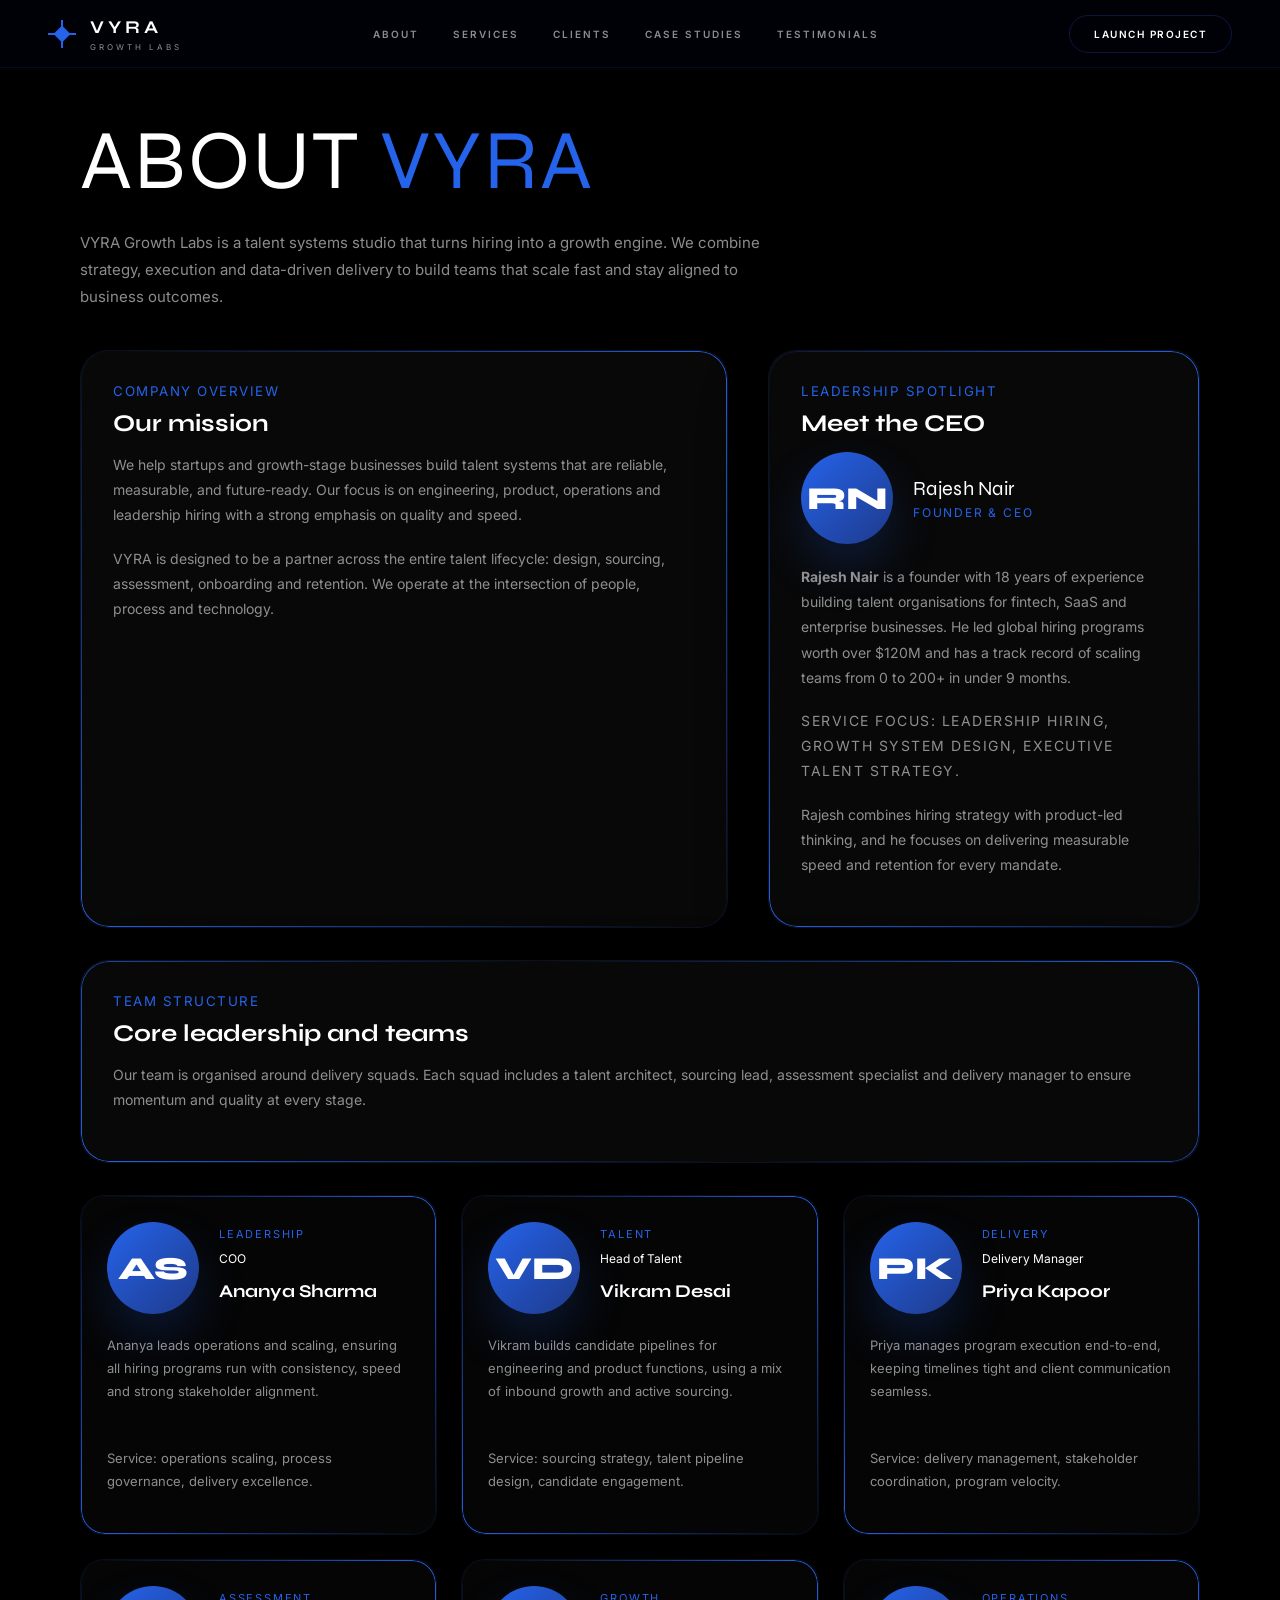
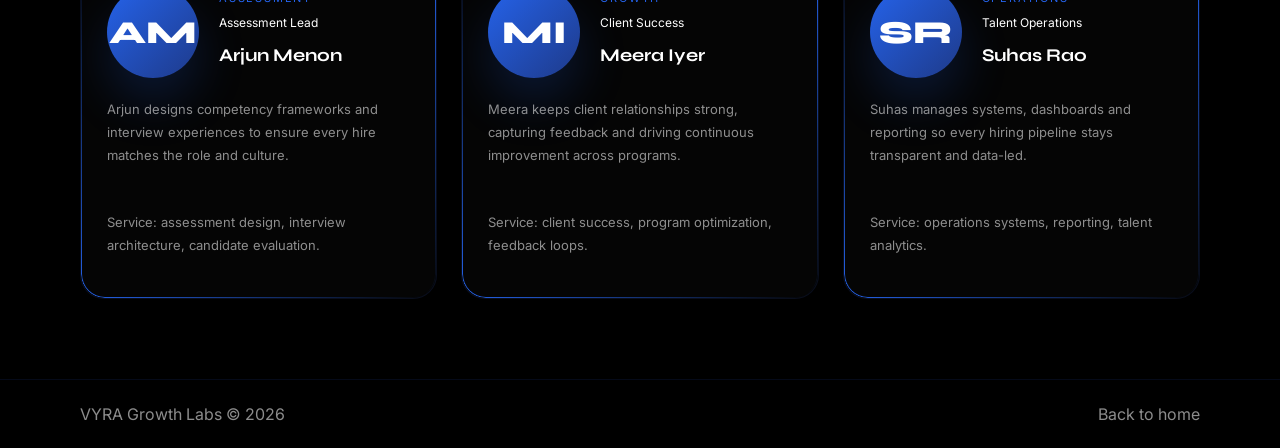
<file: about.html>
<!DOCTYPE html>
<html lang="en">
<head>
<meta charset="UTF-8">
<meta name="viewport" content="width=device-width, initial-scale=1.0">
<title>About — VYRA Growth Labs</title>
<link href="https://fonts.googleapis.com/css2?family=Inter:wght@300;400;500;600;700;800&family=Syne:wght@400;500;600;700;800&family=Bebas+Neue&display=swap" rel="stylesheet">
<link rel="stylesheet" href="mobile.css" media="screen and (max-width: 768px)">
<style>
:root {
  --primary: #1E3A8A;
  --primary2: #2563EB;
  --bg: #000000;
  --bg2: #050510;
  --border: rgba(30,58,138,.18);
  --text: #ffffff;
  --muted: rgba(255,255,255,.55);
}
*,*::before,*::after{box-sizing:border-box;margin:0;padding:0;}
html{scroll-behavior:smooth;}
body{background:var(--bg);color:var(--text);font-family:'Inter',sans-serif;overflow-x:hidden;}
::selection{background:var(--primary);color:#fff;}
nav{position:fixed;top:0;left:0;right:0;height:68px;display:flex;align-items:center;justify-content:space-between;padding:0 48px;border-bottom:1px solid var(--border);background:rgba(0,0,8,.9);backdrop-filter:blur(18px);z-index:100;}
.nav-logo{display:flex;align-items:center;gap:14px;text-decoration:none;}
.logo-mark{width:28px;height:28px;position:relative;display:flex;align-items:center;justify-content:center;}
.logo-mark::before,.logo-mark::after{content:'';position:absolute;background:var(--primary2);}
.logo-mark::before{width:100%;height:2px;}
.logo-mark::after{width:2px;height:100%;}
.logo-mark-star{position:absolute;width:12px;height:12px;background:var(--primary2);transform:rotate(45deg);}
.logo-name{font-family:'Syne',sans-serif;font-size:18px;letter-spacing:4px;font-weight:700;color:#fff;}
.logo-tag{font-size:8px;letter-spacing:3px;color:var(--muted);text-transform:uppercase;margin-top:4px;}
.nav-links{display:flex;gap:34px;list-style:none;}
.nav-links a{font-size:10px;letter-spacing:2px;text-transform:uppercase;color:var(--muted);text-decoration:none;font-weight:600;transition:color .25s;}
.nav-links a:hover{color:#fff;}
.nav-btn{padding:12px 24px;color:#fff;border:1px solid rgba(30,58,138,.4);text-decoration:none;font-size:10px;letter-spacing:1.5px;text-transform:uppercase;font-weight:600;border-radius:999px;transition:all .3s;}
.nav-btn:hover{border-color:var(--primary2);background:rgba(37,99,235,.12);}
main{padding:110px 80px 80px 80px;}
.section-title{font-family:'Syne',sans-serif;font-size:clamp(56px,7vw,84px);letter-spacing:2px;text-transform:uppercase;margin-bottom:18px;}
.section-title .blue{color:var(--primary2);}
.section-desc{max-width:720px;font-size:15px;line-height:1.8;color:var(--muted);margin-bottom:40px;}
.grid{display:grid;grid-template-columns:1.2fr .8fr;gap:40px;}
.card{background:rgba(255,255,255,.03);border:1px solid var(--border);border-radius:28px;padding:32px;box-shadow:0 30px 70px rgba(0,0,0,.3);position:relative;overflow:hidden;}
.card::before{content:'';position:absolute;inset:0;border-radius:28px;padding:1px;background:linear-gradient(45deg,var(--primary2),transparent,var(--primary2));mask:linear-gradient(#fff 0 0) content-box,linear-gradient(#fff 0 0);mask-composite:exclude;-webkit-mask-composite:xor;animation:none;}
.card:hover::before{animation:electricGlow 3s ease-in-out infinite alternate;}
@keyframes electricGlow{0%{opacity:0.3;}100%{opacity:1;}}
.card h2{font-family:'Syne',sans-serif;font-size:24px;margin-bottom:14px;}
.card p{font-size:14px;line-height:1.8;color:var(--muted);margin-bottom:18px;}
.card small{display:block;color:var(--primary2);letter-spacing:1.5px;text-transform:uppercase;margin-bottom:10px;}
.profile-block{display:flex;align-items:center;gap:20px;margin-bottom:20px;}
.profile-avatar{width:92px;height:92px;border-radius:50%;display:flex;align-items:center;justify-content:center;background:linear-gradient(135deg,#2563EB,#1E3A8A);font-family:'Syne',sans-serif;font-size:32px;font-weight:800;color:#fff;box-shadow:0 24px 50px rgba(37,99,235,.2);}
.profile-info{display:flex;flex-direction:column;gap:4px;}
.profile-name{font-family:'Syne',sans-serif;font-size:20px;letter-spacing:0.3px;}
.profile-role{font-size:12px;text-transform:uppercase;letter-spacing:1.8px;color:var(--primary2);}
.service-note{font-size:12px;letter-spacing:1.5px;text-transform:uppercase;color:var(--primary2);margin-bottom:12px;}
.team-grid{display:grid;grid-template-columns:repeat(3,1fr);gap:24px;margin-top:32px;}
.team-card{background:rgba(255,255,255,.02);border:1px solid var(--border);border-radius:24px;padding:26px;min-height:340px;display:flex;flex-direction:column;justify-content:flex-start;position:relative;overflow:hidden;}
.team-card::before{content:'';position:absolute;inset:0;border-radius:24px;padding:1px;background:linear-gradient(45deg,var(--primary2),transparent,var(--primary2));mask:linear-gradient(#fff 0 0) content-box,linear-gradient(#fff 0 0);mask-composite:exclude;-webkit-mask-composite:xor;animation:none;}
.team-card:hover::before{animation:electricGlow 3s ease-in-out infinite alternate;}
.team-card h3{font-family:'Syne',sans-serif;font-size:18px;margin-bottom:8px;}
.team-card p{font-size:13px;line-height:1.75;color:var(--muted);margin-bottom:16px;}
.team-meta{font-size:11px;letter-spacing:1.8px;text-transform:uppercase;color:var(--primary2);margin-bottom:6px;}
.team-role{font-size:12px;color:#fff;margin-bottom:10px;}
.team-services{font-size:13px;color:var(--muted);line-height:1.6;margin-top:auto;}
.footer{border-top:1px solid var(--border);padding:24px 80px;color:var(--muted);display:flex;justify-content:space-between;align-items:center;}
.footer a{color:var(--muted);text-decoration:none;}
.footer a:hover{color:#fff;}
@media (max-width:1120px){.grid{grid-template-columns:1fr;} .team-grid{grid-template-columns:1fr 1fr;}} 
@media (max-width:760px){nav{padding:0 24px;}main{padding:90px 24px 60px 24px;} .nav-links{display:none;} .team-grid{grid-template-columns:1fr;}}
</style>
</head>
<body>
<nav>
  <a href="index.html" class="nav-logo">
    <div class="logo-mark"><div class="logo-mark-star"></div></div>
    <div>
      <div class="logo-name">VYRA</div>
      <div class="logo-tag">Growth Labs</div>
    </div>
  </a>
  <div class="nav-links">
    <a href="about.html">About</a>
    <a href="index.html#services">Services</a>
    <a href="index.html#clients">Clients</a>
    <a href="index.html#projects">Case Studies</a>
    <a href="index.html#testimonials">Testimonials</a>
  </div>
  <a href="index.html#contact" class="nav-btn">Launch Project</a>
</nav>
<main>
  <div class="section-title">About <span class="blue">VYRA</span></div>
  <p class="section-desc">VYRA Growth Labs is a talent systems studio that turns hiring into a growth engine. We combine strategy, execution and data-driven delivery to build teams that scale fast and stay aligned to business outcomes.</p>
  <div class="grid">
    <div class="card">
      <small>Company overview</small>
      <h2>Our mission</h2>
      <p>We help startups and growth-stage businesses build talent systems that are reliable, measurable, and future-ready. Our focus is on engineering, product, operations and leadership hiring with a strong emphasis on quality and speed.</p>
      <p>VYRA is designed to be a partner across the entire talent lifecycle: design, sourcing, assessment, onboarding and retention. We operate at the intersection of people, process and technology.</p>
    </div>
    <div class="card">
      <small>Leadership spotlight</small>
      <h2>Meet the CEO</h2>
      <div class="profile-block">
        <div class="profile-avatar">RN</div>
        <div class="profile-info">
          <div class="profile-name">Rajesh Nair</div>
          <div class="profile-role">Founder & CEO</div>
        </div>
      </div>
      <p><strong>Rajesh Nair</strong> is a founder with 18 years of experience building talent organisations for fintech, SaaS and enterprise businesses. He led global hiring programs worth over $120M and has a track record of scaling teams from 0 to 200+ in under 9 months.</p>
      <p class="service-note">Service focus: leadership hiring, growth system design, executive talent strategy.</p>
      <p>Rajesh combines hiring strategy with product-led thinking, and he focuses on delivering measurable speed and retention for every mandate.</p>
    </div>
  </div>
  <div class="card" style="margin-top:32px;">
    <small>Team structure</small>
    <h2>Core leadership and teams</h2>
    <p>Our team is organised around delivery squads. Each squad includes a talent architect, sourcing lead, assessment specialist and delivery manager to ensure momentum and quality at every stage.</p>
  </div>
  <div class="team-grid">
    <div class="team-card">
      <div class="profile-block">
        <div class="profile-avatar">AS</div>
        <div class="profile-info">
          <div class="team-meta">Leadership</div>
          <div class="team-role">COO</div>
          <h3>Ananya Sharma</h3>
        </div>
      </div>
      <p>Ananya leads operations and scaling, ensuring all hiring programs run with consistency, speed and strong stakeholder alignment.</p>
      <p class="team-services">Service: operations scaling, process governance, delivery excellence.</p>
    </div>
    <div class="team-card">
      <div class="profile-block">
        <div class="profile-avatar">VD</div>
        <div class="profile-info">
          <div class="team-meta">Talent</div>
          <div class="team-role">Head of Talent</div>
          <h3>Vikram Desai</h3>
        </div>
      </div>
      <p>Vikram builds candidate pipelines for engineering and product functions, using a mix of inbound growth and active sourcing.</p>
      <p class="team-services">Service: sourcing strategy, talent pipeline design, candidate engagement.</p>
    </div>
    <div class="team-card">
      <div class="profile-block">
        <div class="profile-avatar">PK</div>
        <div class="profile-info">
          <div class="team-meta">Delivery</div>
          <div class="team-role">Delivery Manager</div>
          <h3>Priya Kapoor</h3>
        </div>
      </div>
      <p>Priya manages program execution end-to-end, keeping timelines tight and client communication seamless.</p>
      <p class="team-services">Service: delivery management, stakeholder coordination, program velocity.</p>
    </div>
    <div class="team-card">
      <div class="profile-block">
        <div class="profile-avatar">AM</div>
        <div class="profile-info">
          <div class="team-meta">Assessment</div>
          <div class="team-role">Assessment Lead</div>
          <h3>Arjun Menon</h3>
        </div>
      </div>
      <p>Arjun designs competency frameworks and interview experiences to ensure every hire matches the role and culture.</p>
      <p class="team-services">Service: assessment design, interview architecture, candidate evaluation.</p>
    </div>
    <div class="team-card">
      <div class="profile-block">
        <div class="profile-avatar">MI</div>
        <div class="profile-info">
          <div class="team-meta">Growth</div>
          <div class="team-role">Client Success</div>
          <h3>Meera Iyer</h3>
        </div>
      </div>
      <p>Meera keeps client relationships strong, capturing feedback and driving continuous improvement across programs.</p>
      <p class="team-services">Service: client success, program optimization, feedback loops.</p>
    </div>
    <div class="team-card">
      <div class="profile-block">
        <div class="profile-avatar">SR</div>
        <div class="profile-info">
          <div class="team-meta">Operations</div>
          <div class="team-role">Talent Operations</div>
          <h3>Suhas Rao</h3>
        </div>
      </div>
      <p>Suhas manages systems, dashboards and reporting so every hiring pipeline stays transparent and data-led.</p>
      <p class="team-services">Service: operations systems, reporting, talent analytics.</p>
    </div>
  </div>
</main>
<footer class="footer">
  <div>VYRA Growth Labs © 2026</div>
  <div><a href="index.html">Back to home</a></div>
</footer>
</body>
</html>
</file>
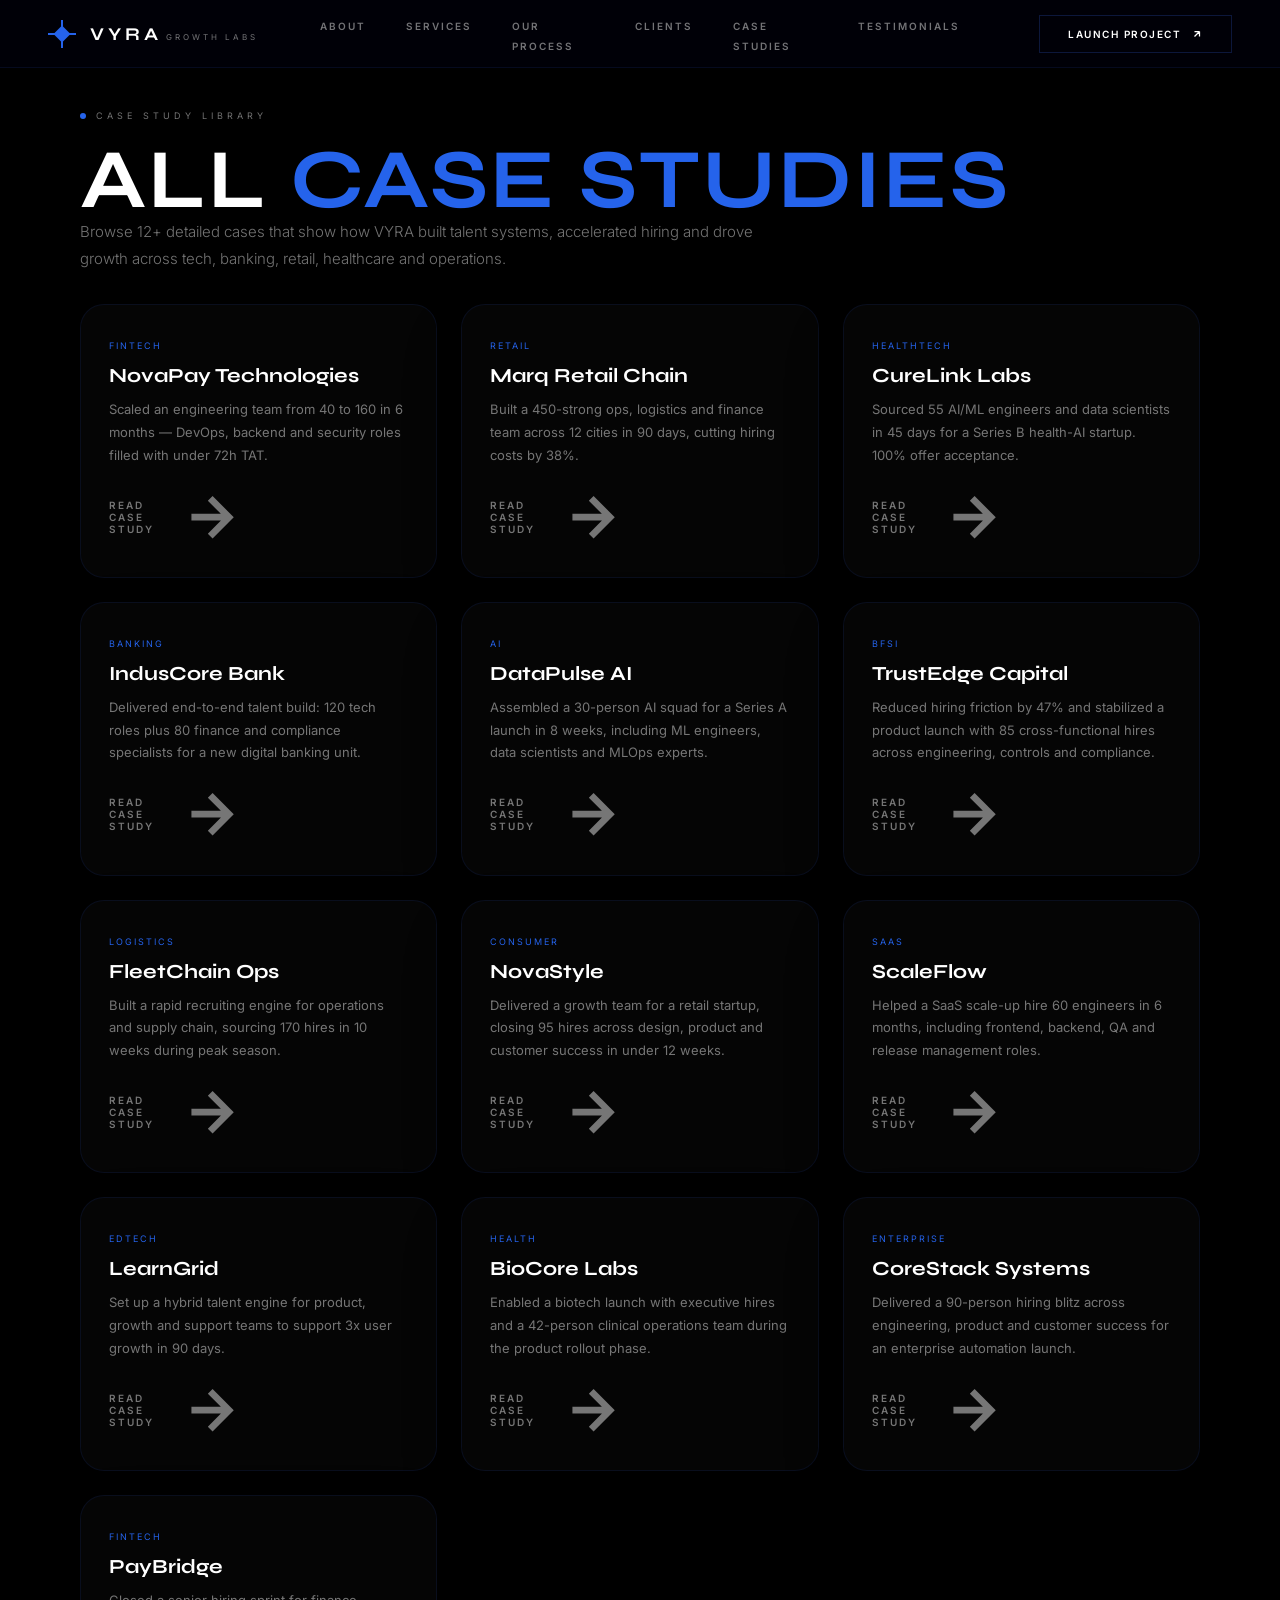
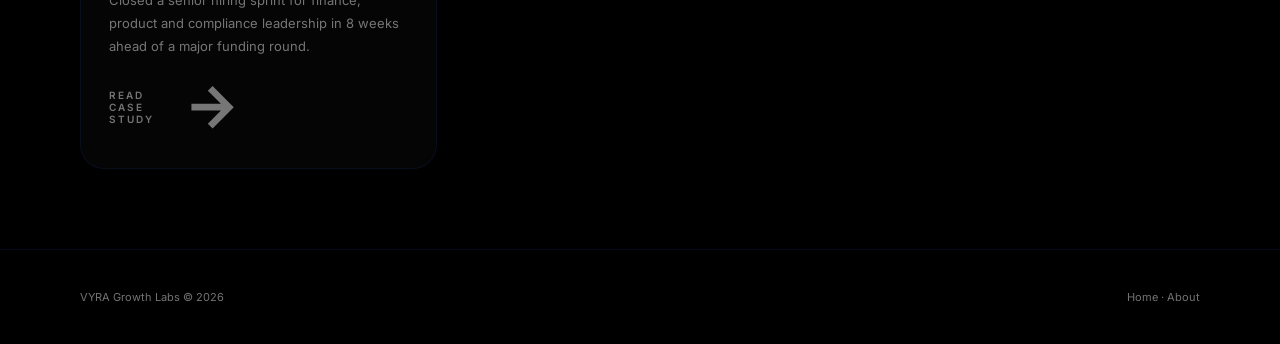
<file: cases.html>
<!DOCTYPE html>
<html lang="en">
<head>
<meta charset="UTF-8">
<meta name="viewport" content="width=device-width, initial-scale=1.0">
<title>Case Studies — VYRA Growth Labs</title>
<link href="https://fonts.googleapis.com/css2?family=Inter:wght@300;400;500;600;700;800&family=Syne:wght@400;500;600;700;800&family=Bebas+Neue&display=swap" rel="stylesheet">
<link rel="stylesheet" href="mobile.css" media="screen and (max-width: 768px)">
<style>
:root {
  --primary:    #1E3A8A;
  --primary2:   #2563EB;
  --primaryglow:rgba(30,58,138,.5);
  --primarydim: rgba(30,58,138,.1);
  --bg:         #000000;
  --bg2:        #050510;
  --card:       rgba(30,58,138,.04);
  --border:     rgba(30,58,138,.18);
  --text:       #ffffff;
  --muted:      rgba(255,255,255,.45);
  --accent:     #ffffff;
}
*,*::before,*::after{box-sizing:border-box;margin:0;padding:0;}
html{scroll-behavior:smooth;}
body{background:var(--bg);color:var(--text);font-family:'Inter',sans-serif;overflow-x:hidden;cursor:none;}
::selection{background:var(--primary);color:white;}
nav{position:fixed;top:0;left:0;right:0;z-index:200;height:68px;display:flex;align-items:center;justify-content:space-between;padding:0 48px;border-bottom:1px solid var(--border);background:rgba(0,0,8,.88);backdrop-filter:blur(22px);}
.nav-logo{display:flex;align-items:center;gap:14px;text-decoration:none;}
.logo-mark{width:28px;height:28px;position:relative;display:flex;align-items:center;justify-content:center;}
.logo-mark::before,.logo-mark::after{content:'';position:absolute;background:var(--primary2);}
.logo-mark::before{width:100%;height:2px;}
.logo-mark::after{width:2px;height:100%;}
.logo-mark-star{position:absolute;width:12px;height:12px;background:var(--primary2);transform:rotate(45deg);}
.logo-name{font-family:'Syne',sans-serif;font-size:18px;letter-spacing:4px;color:#ffffff;font-weight:700;}
.logo-tag{font-size:8px;letter-spacing:3px;color:var(--muted);text-transform:uppercase;margin-top:4px;}
.nav-links{display:flex;gap:40px;list-style:none;position:absolute;left:50%;transform:translateX(-50%);}
.nav-links a{font-size:10px;letter-spacing:2px;text-transform:uppercase;color:var(--muted);text-decoration:none;font-weight:600;transition:color .25s;}
.nav-links a:hover{color:#ffffff;}
.nav-btn{padding:12px 28px;background:transparent;color:#ffffff;border:1px solid rgba(30,58,138,.4);font-family:'Inter',sans-serif;font-size:10px;letter-spacing:1.5px;text-transform:uppercase;font-weight:600;text-decoration:none;cursor:none;display:flex;align-items:center;gap:10px;transition:border-color .3s,box-shadow .3s,background .3s;}
.nav-btn:hover{border-color:var(--primary2);box-shadow:0 0 20px var(--primaryglow);background:rgba(30,58,138,.15);}
section{position:relative;z-index:10;min-height:100vh;}
.section-inner{padding:110px 80px 80px 80px;}
.sec-eyebrow{display:flex;align-items:center;gap:10px;font-size:9px;letter-spacing:4px;text-transform:uppercase;color:var(--muted);margin-bottom:20px;}
.sec-eyebrow .pulse-dot{width:6px;height:6px;border-radius:50%;background:var(--primary2);}
.sec-heading{font-family:'Syne',sans-serif;font-size:clamp(56px,7vw,84px);line-height:.92;letter-spacing:2px;text-transform:uppercase;}
.sec-heading .blue{color:var(--primary2);}
.sec-desc{font-size:15px;line-height:1.8;color:var(--muted);font-weight:300;max-width:720px;margin-bottom:32px;}
.case-grid{display:grid;grid-template-columns:repeat(3,1fr);gap:24px;}
.case-card{background:rgba(255,255,255,.02);border:1px solid var(--border);border-radius:24px;padding:28px;box-shadow:0 30px 60px rgba(0,0,0,.22);}
.case-card h3{font-family:'Syne',sans-serif;font-size:20px;margin-bottom:10px;}
.case-card .case-tag{font-size:9px;letter-spacing:2px;text-transform:uppercase;color:var(--primary2);margin-bottom:12px;display:inline-block;}
.case-card p{font-size:13px;line-height:1.75;color:var(--muted);margin-bottom:18px;}
.case-card a{display:inline-flex;align-items:center;gap:8px;font-size:10px;letter-spacing:2px;text-transform:uppercase;color:var(--muted);text-decoration:none;font-weight:600;cursor:none;}
.case-card a:hover{color:var(--primary2);}
.footer{border-top:1px solid var(--border);padding:40px 80px;display:flex;justify-content:space-between;align-items:center;color:var(--muted);font-size:11px;}
.footer a{color:var(--muted);text-decoration:none;}
.footer a:hover{color:#ffffff;}
@media (max-width:1160px){.case-grid{grid-template-columns:repeat(2,1fr);}}
@media (max-width:760px){.nav-links{position:static;transform:none;flex-wrap:wrap;justify-content:center;padding-top:12px;}
.section-inner{padding:110px 28px 80px 28px;}
.case-grid{grid-template-columns:1fr;}}
</style>
</head>
<body>
<nav>
  <a href="index.html" class="nav-logo">
    <div class="logo-mark"><div class="logo-mark-star"></div></div>
    <div class="logo-wordmark">
      <span class="logo-name">VYRA</span>
      <span class="logo-tag">Growth Labs</span>
    </div>
  </a>
  <ul class="nav-links">
    <li><a href="about.html" target="_blank">About</a></li>
    <li><a href="index.html#services">Services</a></li>
    <li><a href="index.html#process">Our Process</a></li>
    <li><a href="index.html#clients">Clients</a></li>
    <li><a href="cases.html">Case Studies</a></li>
    <li><a href="index.html#testimonials">Testimonials</a></li>
  </ul>
  <div class="nav-right">
    <a href="index.html#contact" class="nav-btn">Launch Project <svg width="12" height="12" viewBox="0 0 24 24" fill="none" stroke="currentColor" stroke-width="2.5"><path d="M7 17L17 7M17 7H7M17 7v10"/></svg></a>
  </div>
</nav>
<section id="cases">
  <div class="section-inner">
    <div class="sec-eyebrow"><span class="pulse-dot"></span> Case Study Library</div>
    <h1 class="sec-heading">All <span class="blue">Case Studies</span></h1>
    <p class="sec-desc">Browse 12+ detailed cases that show how VYRA built talent systems, accelerated hiring and drove growth across tech, banking, retail, healthcare and operations.</p>
    <div class="case-grid">
      <div class="case-card">
        <div class="case-tag">Fintech</div>
        <h3>NovaPay Technologies</h3>
        <p>Scaled an engineering team from 40 to 160 in 6 months — DevOps, backend and security roles filled with under 72h TAT.</p>
        <a href="index.html#contact">Read Case Study <svg viewBox="0 0 24 24" fill="none" stroke="currentColor" stroke-width="2.5"><path d="M5 12h14M12 5l7 7-7 7"/></svg></a>
      </div>
      <div class="case-card">
        <div class="case-tag">Retail</div>
        <h3>Marq Retail Chain</h3>
        <p>Built a 450-strong ops, logistics and finance team across 12 cities in 90 days, cutting hiring costs by 38%.</p>
        <a href="index.html#contact">Read Case Study <svg viewBox="0 0 24 24" fill="none" stroke="currentColor" stroke-width="2.5"><path d="M5 12h14M12 5l7 7-7 7"/></svg></a>
      </div>
      <div class="case-card">
        <div class="case-tag">HealthTech</div>
        <h3>CureLink Labs</h3>
        <p>Sourced 55 AI/ML engineers and data scientists in 45 days for a Series B health-AI startup. 100% offer acceptance.</p>
        <a href="index.html#contact">Read Case Study <svg viewBox="0 0 24 24" fill="none" stroke="currentColor" stroke-width="2.5"><path d="M5 12h14M12 5l7 7-7 7"/></svg></a>
      </div>
      <div class="case-card">
        <div class="case-tag">Banking</div>
        <h3>IndusCore Bank</h3>
        <p>Delivered end-to-end talent build: 120 tech roles plus 80 finance and compliance specialists for a new digital banking unit.</p>
        <a href="index.html#contact">Read Case Study <svg viewBox="0 0 24 24" fill="none" stroke="currentColor" stroke-width="2.5"><path d="M5 12h14M12 5l7 7-7 7"/></svg></a>
      </div>
      <div class="case-card">
        <div class="case-tag">AI</div>
        <h3>DataPulse AI</h3>
        <p>Assembled a 30-person AI squad for a Series A launch in 8 weeks, including ML engineers, data scientists and MLOps experts.</p>
        <a href="index.html#contact">Read Case Study <svg viewBox="0 0 24 24" fill="none" stroke="currentColor" stroke-width="2.5"><path d="M5 12h14M12 5l7 7-7 7"/></svg></a>
      </div>
      <div class="case-card">
        <div class="case-tag">BFSI</div>
        <h3>TrustEdge Capital</h3>
        <p>Reduced hiring friction by 47% and stabilized a product launch with 85 cross-functional hires across engineering, controls and compliance.</p>
        <a href="index.html#contact">Read Case Study <svg viewBox="0 0 24 24" fill="none" stroke="currentColor" stroke-width="2.5"><path d="M5 12h14M12 5l7 7-7 7"/></svg></a>
      </div>
      <div class="case-card">
        <div class="case-tag">Logistics</div>
        <h3>FleetChain Ops</h3>
        <p>Built a rapid recruiting engine for operations and supply chain, sourcing 170 hires in 10 weeks during peak season.</p>
        <a href="index.html#contact">Read Case Study <svg viewBox="0 0 24 24" fill="none" stroke="currentColor" stroke-width="2.5"><path d="M5 12h14M12 5l7 7-7 7"/></svg></a>
      </div>
      <div class="case-card">
        <div class="case-tag">Consumer</div>
        <h3>NovaStyle</h3>
        <p>Delivered a growth team for a retail startup, closing 95 hires across design, product and customer success in under 12 weeks.</p>
        <a href="index.html#contact">Read Case Study <svg viewBox="0 0 24 24" fill="none" stroke="currentColor" stroke-width="2.5"><path d="M5 12h14M12 5l7 7-7 7"/></svg></a>
      </div>
      <div class="case-card">
        <div class="case-tag">SaaS</div>
        <h3>ScaleFlow</h3>
        <p>Helped a SaaS scale-up hire 60 engineers in 6 months, including frontend, backend, QA and release management roles.</p>
        <a href="index.html#contact">Read Case Study <svg viewBox="0 0 24 24" fill="none" stroke="currentColor" stroke-width="2.5"><path d="M5 12h14M12 5l7 7-7 7"/></svg></a>
      </div>
      <div class="case-card">
        <div class="case-tag">EdTech</div>
        <h3>LearnGrid</h3>
        <p>Set up a hybrid talent engine for product, growth and support teams to support 3x user growth in 90 days.</p>
        <a href="index.html#contact">Read Case Study <svg viewBox="0 0 24 24" fill="none" stroke="currentColor" stroke-width="2.5"><path d="M5 12h14M12 5l7 7-7 7"/></svg></a>
      </div>
      <div class="case-card">
        <div class="case-tag">Health</div>
        <h3>BioCore Labs</h3>
        <p>Enabled a biotech launch with executive hires and a 42-person clinical operations team during the product rollout phase.</p>
        <a href="index.html#contact">Read Case Study <svg viewBox="0 0 24 24" fill="none" stroke="currentColor" stroke-width="2.5"><path d="M5 12h14M12 5l7 7-7 7"/></svg></a>
      </div>
      <div class="case-card">
        <div class="case-tag">Enterprise</div>
        <h3>CoreStack Systems</h3>
        <p>Delivered a 90-person hiring blitz across engineering, product and customer success for an enterprise automation launch.</p>
        <a href="index.html#contact">Read Case Study <svg viewBox="0 0 24 24" fill="none" stroke="currentColor" stroke-width="2.5"><path d="M5 12h14M12 5l7 7-7 7"/></svg></a>
      </div>
      <div class="case-card">
        <div class="case-tag">Fintech</div>
        <h3>PayBridge</h3>
        <p>Closed a senior hiring sprint for finance, product and compliance leadership in 8 weeks ahead of a major funding round.</p>
        <a href="index.html#contact">Read Case Study <svg viewBox="0 0 24 24" fill="none" stroke="currentColor" stroke-width="2.5"><path d="M5 12h14M12 5l7 7-7 7"/></svg></a>
      </div>
    </div>
  </div>
</section>
<footer class="footer">
  <div>VYRA Growth Labs &copy; 2026</div>
  <div><a href="index.html">Home</a> · <a href="about.html">About</a></div>
</footer>
</body>
</html>
</file>
<file: mobile.css>
/* ═══════════════════════════════════════════════════════════════════
   VYRA Growth Labs — mobile.css
   Responsive: 768px → 280px (Galaxy Z Fold 5 inner screen)
   Apply via: <link rel="stylesheet" href="mobile.css" media="screen and (max-width: 768px)">
═══════════════════════════════════════════════════════════════════ */

/* ────────────────────────────────────────
   BASE RESET
──────────────────────────────────────── */
*, *::before, *::after { box-sizing: border-box; }
html { overflow-x: hidden; }
body { cursor: auto !important; overflow-x: hidden; width: 100%; }

/* Kill custom cursor */
#cur-dot, #cur-ring { display: none !important; }

/* Kill decorative fixed overlays */
.sn-num-fixed, .sn-dots-fixed, .scroll-label,
.explore-mouse, .bottom-glow, .mic-btn, .analyzing-card { display: none !important; }

/* ════════════════════════════════════════
   NAVIGATION
════════════════════════════════════════ */
nav {
  padding: 0 16px !important;
  height: 58px !important;
}
.nav-links { display: none !important; }
.nav-right { flex-shrink: 0; }
.nav-btn {
  padding: 9px 16px !important;
  font-size: 9px !important;
  letter-spacing: 1px !important;
  gap: 0 !important;
  border-radius: 999px;
  white-space: nowrap;
}
.nav-btn svg { display: none !important; }
.logo-name { font-size: 15px !important; letter-spacing: 3px !important; }
.logo-tag  { font-size: 7px !important; }

/* ════════════════════════════════════════
   HERO SECTION
════════════════════════════════════════ */
#hero {
  display: flex !important;
  flex-direction: column !important;
  min-height: 100svh !important;
  padding-top: 58px !important;
  grid-template-columns: unset !important;
  overflow: hidden;
}

#three-canvas {
  position: absolute !important;
  inset: 0 !important;
  width: 100% !important;
  height: 100% !important;
  opacity: 0.4;
}

.hero-content {
  position: relative !important;
  z-index: 10;
  padding: 32px 20px 24px 20px !important;
  order: 1;
  flex: none;
}

.hero-panel {
  border-left: none !important;
  border-top: 1px solid var(--border) !important;
  border-radius: 0 !important;
  padding: 20px 20px 24px 20px !important;
  order: 2;
  flex: none;
  display: flex !important;
  flex-direction: column !important;
  gap: 0 !important;
}

.india-tooltip {
  position: relative !important;
  top: auto !important;
  left: auto !important;
  margin: 0 0 16px 0 !important;
  display: inline-flex !important;
  flex-direction: column !important;
  gap: 2px;
  padding: 10px 14px !important;
  width: fit-content;
}
.india-tooltip::before { display: none !important; }

.hero-badge {
  font-size: 8px !important;
  letter-spacing: 2px !important;
  padding: 8px 14px !important;
  margin-bottom: 20px !important;
  opacity: 1 !important;
}

.hero-h1 {
  font-size: clamp(34px, 9vw, 54px) !important;
  line-height: .9 !important;
  margin-bottom: 16px !important;
  opacity: 1 !important;
}

.hero-sub {
  font-size: 12px !important;
  line-height: 1.7 !important;
  margin-bottom: 26px !important;
  max-width: 100% !important;
  opacity: 1 !important;
}

.hero-btns {
  display: flex !important;
  flex-direction: column !important;
  align-items: flex-start !important;
  gap: 12px !important;
  margin-top: 0 !important;
  opacity: 1 !important;
}

.btn-control .txt  { padding: 13px 22px !important; font-size: 10px !important; }
.btn-control .icon-box { width: 44px !important; height: 44px !important; }
.btn-watch { padding: 10px 14px !important; }
.btn-watch .txt { font-size: 9px !important; }
.btn-watch .play-circle { width: 30px !important; height: 30px !important; }

.kpi-card {
  padding: 13px 0 !important;
  opacity: 1 !important;
  transform: none !important;
}
.kpi-val   { font-size: 26px !important; }
.kpi-lbl   { font-size: 8px !important; }
.kpi-delta { font-size: 10px !important; }
.spark     { width: 64px !important; height: 22px !important; }

.live-tag { opacity: 1 !important; transform: none !important; margin-bottom: 12px; }
.sys-panel { opacity: 1 !important; }
.sys-k, .sys-v { font-size: 10px !important; }

/* Brands strip */
.brands-strip {
  padding: 18px 16px !important;
  grid-column: unset !important;
  order: 3;
  overflow-x: auto;
  -webkit-overflow-scrolling: touch;
}
.brands-label { font-size: 8px !important; margin-bottom: 12px !important; }
.brands-row   { gap: 24px !important; flex-wrap: nowrap !important; width: max-content; }
.brand        { font-size: 14px !important; }

/* ════════════════════════════════════════
   SHARED SECTION
════════════════════════════════════════ */
.section-inner {
  padding: 80px 16px 56px 16px !important;
}
.sec-eyebrow {
  opacity: 1 !important;
  transform: none !important;
  font-size: 8px !important;
}
.sec-heading {
  font-size: clamp(36px, 10vw, 58px) !important;
  line-height: .94 !important;
  opacity: 1 !important;
  transform: none !important;
}
.sec-desc {
  font-size: 13px !important;
  opacity: 1 !important;
  transform: none !important;
  max-width: 100% !important;
  margin-bottom: 24px !important;
}
.sec-meta {
  display: flex !important;
  flex-direction: column !important;
  align-items: flex-start !important;
  gap: 16px !important;
  margin-bottom: 32px !important;
  grid-template-columns: unset !important;
}
.sec-action { opacity: 1 !important; transform: none !important; }
.outline-btn { font-size: 9px !important; padding: 10px 18px !important; }

/* ════════════════════════════════════════
   SERVICES
════════════════════════════════════════ */
.services-grid,
.services-grid-row2 {
  display: grid !important;
  grid-template-columns: 1fr 1fr !important;
  gap: 12px !important;
  margin-bottom: 12px !important;
}
.svc {
  padding: 20px 16px !important;
  opacity: 1 !important;
  transform: none !important;
  border-radius: 18px !important;
}
.svc-3d      { height: 100px !important; border-radius: 12px !important; }
.svc-title   { font-size: 15px !important; }
.svc-desc    { font-size: 11.5px !important; }
.svc-icon-wrap { width: 42px !important; height: 42px !important; border-radius: 10px !important; }
.svc-icon-wrap svg { width: 18px !important; height: 18px !important; }
.svc-number  { font-size: 10px !important; margin-bottom: 16px !important; }

/* Stats bar */
.stats-bar {
  display: grid !important;
  grid-template-columns: 1fr 1fr !important;
  border-radius: 18px !important;
  margin-top: 20px !important;
  overflow: hidden;
}
.stat-tagline {
  grid-column: 1 / -1 !important;
  border-right: none !important;
  border-bottom: 1px solid var(--border) !important;
  padding: 16px !important;
}
.st-label { font-size: 8px !important; }
.st-sub   { font-size: 11px !important; }
.stat-item {
  padding: 16px 12px !important;
  gap: 10px !important;
  border-left: 1px solid var(--border) !important;
}
.stat-item:nth-child(2) { border-left: none !important; }
.si-icon svg { width: 18px !important; height: 18px !important; }
.si-num { font-size: 26px !important; }
.si-lbl { font-size: 8px !important; }

/* ════════════════════════════════════════
   PROCESS — HOLOGRAM GLOBE FIX
════════════════════════════════════════ */
.process-layout {
  display: flex !important;
  flex-direction: column !important;
  gap: 24px !important;
  min-height: unset !important;
}

/* Globe container — fixed height, no overflow */
.holo-beam-wrap {
  width: 100% !important;
  height: 280px !important;
  border-radius: 18px !important;
  flex-shrink: 0;
  overflow: hidden;
  position: relative !important;
}

/* Three.js canvas inside globe */
#holo-3d-canvas {
  width: 180px !important;
  height: 180px !important;
  left: 50% !important;
  top: 50% !important;
  transform: translate(-50%, -56%) !important;
  position: absolute !important;
}

/* SVG beam fills box */
#holo-svg {
  width: 100% !important;
  height: 100% !important;
}

/* Service pills */
.svc-btn-list {
  display: flex !important;
  flex-direction: row !important;
  flex-wrap: wrap !important;
  gap: 8px !important;
  margin-bottom: 20px !important;
}
.svc-btn        { padding: 8px 12px !important; }
.svc-btn-title  { font-size: 11px !important; }
.svc-btn-icon   { width: 22px !important; height: 22px !important; }
.svc-btn-icon svg { width: 11px !important; height: 11px !important; }

/* Process flip card */
.flip-card-wrap, .flip-card { height: 320px !important; width: 100% !important; }
.flip-card-front, .flip-card-back { padding: 24px 20px !important; }
.fcp-title  { font-size: 20px !important; }
.fcp-desc   { font-size: 12px !important; }
.fcard-service-num { font-size: 56px !important; }
.process-right-header h3 { font-size: 11px !important; }
.process-right-header p  { font-size: 12px !important; }

/* ════════════════════════════════════════
   CLIENTS — FLIP CARDS
════════════════════════════════════════ */
.clients-flip-row {
  display: grid !important;
  grid-template-columns: 1fr 1fr !important;
  gap: 14px !important;
  justify-content: unset !important;
  flex-wrap: unset !important;
  margin-top: 20px !important;
}
.flip-shell {
  width: 100% !important;
  height: 320px !important;
}
.flip-front-logo   { width: 72px !important; height: 72px !important; font-size: 22px !important; border-radius: 16px !important; }
.flip-front-name   { font-size: 17px !important; letter-spacing: 1.5px !important; }
.flip-front-tag    { font-size: 8px !important; }
.flip-front-poster { padding: 24px 14px 12px !important; }
.flip-back         { padding: 22px 18px !important; }
.flip-back-name    { font-size: 16px !important; }
.flip-back-role    { font-size: 9px !important; }
.flip-back-quote   { font-size: 11.5px !important; line-height: 1.65 !important; }
.flip-back-quote::before { font-size: 36px !important; }

/* ════════════════════════════════════════
   PROJECTS
════════════════════════════════════════ */
.projects-grid {
  display: grid !important;
  grid-template-columns: 1fr 1fr !important;
  gap: 12px !important;
  margin-bottom: 24px !important;
}
.prj {
  opacity: 1 !important;
  transform: none !important;
  border-radius: 18px !important;
}
.prj-vis   { height: 160px !important; border-radius: 18px 18px 0 0 !important; }
.prj-body  { padding: 14px !important; }
.prj-title { font-size: 17px !important; }
.prj-desc  { font-size: 11px !important; }
.prj-cat   { font-size: 8px !important; }

/* ════════════════════════════════════════
   TESTIMONIALS — MARQUEE
════════════════════════════════════════ */
.testi-marquee-wrap { padding: 20px 0 !important; }
.testi-marquee-wrap::before,
.testi-marquee-wrap::after { width: 60px !important; }
.testi-profile-ring { width: 72px !important; height: 72px !important; }
.testi-profile-img  { font-size: 18px !important; }
.testi-profile-name { font-size: 11px !important; }
.testi-profile-co   { font-size: 8px !important; }

/* Review modal */
.review-modal-bg { padding: 12px !important; }
.review-modal {
  width: 100% !important;
  max-width: 100% !important;
  padding: 32px 18px !important;
  border-radius: 22px !important;
}
.rm-avatar { width: 64px !important; height: 64px !important; font-size: 22px !important; }
.rm-name   { font-size: 18px !important; }
.rm-review { font-size: 13px !important; line-height: 1.75 !important; }
.rm-review::before { font-size: 48px !important; }

/* ════════════════════════════════════════
   CONTACT SECTION
════════════════════════════════════════ */
#contact { min-height: unset !important; align-items: flex-start !important; }
.contact-inner {
  padding: 60px 16px !important;
  display: flex !important;
  flex-direction: column !important;
  gap: 32px !important;
  grid-template-columns: unset !important;
  width: 100% !important;
}
.contact-heading { font-size: clamp(38px, 11vw, 60px) !important; opacity: 1 !important; transform: none !important; }
.contact-sub     { font-size: 13px !important; margin-top: 12px !important; max-width: 100% !important; opacity: 1 !important; }
.contact-form    { gap: 12px !important; opacity: 1 !important; transform: none !important; }
.form-row        { grid-template-columns: 1fr !important; gap: 12px !important; }
.form-input, .form-select { font-size: 13px !important; padding: 11px 14px !important; border-radius: 12px !important; }
.form-submit     { padding: 13px !important; font-size: 10px !important; border-radius: 999px !important; }

/* Contact popup */
.contact-popup-bg { padding: 16px !important; }
.contact-popup {
  width: 100% !important;
  max-width: 100% !important;
  padding: 28px 18px !important;
  border-radius: 20px !important;
}
.popup-heading { font-size: 24px !important; }
.popup-sub     { font-size: 12px !important; }
.popup-actions { flex-direction: column !important; gap: 10px !important; }
.popup-btn-primary, .popup-btn-skip {
  width: 100% !important;
  padding: 13px !important;
  font-size: 10px !important;
}

/* ════════════════════════════════════════
   FOOTER
════════════════════════════════════════ */
footer {
  padding: 20px 16px !important;
  flex-direction: column !important;
  gap: 12px !important;
  text-align: center !important;
}
.footer-links { gap: 18px !important; flex-wrap: wrap; justify-content: center; }
.footer-links a { font-size: 10px !important; }
.footer-copy    { font-size: 10px !important; }

/* About/Cases page footer */
.footer {
  padding: 18px 16px !important;
  flex-direction: column !important;
  gap: 10px !important;
  text-align: center !important;
}

/* ════════════════════════════════════════
   ABOUT PAGE
════════════════════════════════════════ */
main { padding: 80px 16px 56px 16px !important; }
.section-title { font-size: clamp(36px, 10vw, 58px) !important; }
.section-desc  { font-size: 13px !important; line-height: 1.75 !important; margin-bottom: 28px !important; }

.grid { grid-template-columns: 1fr !important; gap: 14px !important; }
.card { padding: 22px 18px !important; border-radius: 20px !important; }
.card h2 { font-size: 20px !important; }
.card p  { font-size: 12.5px !important; }

.profile-block  { flex-direction: row !important; gap: 14px !important; align-items: center !important; }
.profile-avatar { width: 68px !important; height: 68px !important; font-size: 22px !important; flex-shrink: 0; }
.profile-name   { font-size: 16px !important; }
.profile-role   { font-size: 10px !important; }

.team-grid {
  grid-template-columns: 1fr 1fr !important;
  gap: 12px !important;
  margin-top: 20px !important;
}
.team-card { min-height: unset !important; padding: 18px 14px !important; border-radius: 18px !important; }
.team-card h3  { font-size: 15px !important; }
.team-card p   { font-size: 11.5px !important; }
.team-meta     { font-size: 8px !important; }
.team-role     { font-size: 10px !important; }
.team-services { font-size: 11px !important; }

/* ════════════════════════════════════════
   CASES PAGE
════════════════════════════════════════ */
.case-grid {
  display: grid !important;
  grid-template-columns: 1fr 1fr !important;
  gap: 12px !important;
}
.case-card { padding: 20px 16px !important; border-radius: 18px !important; }
.case-card h3        { font-size: 16px !important; }
.case-card p         { font-size: 12px !important; }
.case-card .case-tag { font-size: 8px !important; }
.case-card a         { font-size: 9px !important; }

/* ════════════════════════════════════════
   GALAXY Z FOLD 5 — ≤360px inner screen
════════════════════════════════════════ */
@media screen and (max-width: 360px) {

  nav { padding: 0 10px !important; height: 52px !important; }
  .logo-name { font-size: 13px !important; letter-spacing: 2px !important; }
  .logo-tag  { display: none !important; }
  .nav-btn   { padding: 8px 10px !important; font-size: 8px !important; }

  .hero-content { padding: 22px 12px 18px 12px !important; }
  .hero-panel   { padding: 16px 12px 20px 12px !important; }
  .hero-h1      { font-size: clamp(28px, 10vw, 40px) !important; }
  .hero-sub     { font-size: 11px !important; }
  .hero-badge   { font-size: 7px !important; padding: 7px 10px !important; }
  .kpi-val      { font-size: 22px !important; }
  .kpi-lbl      { font-size: 7px !important; }
  .spark        { width: 50px !important; }

  .section-inner { padding: 72px 12px 44px 12px !important; }
  main           { padding: 72px 12px 44px 12px !important; }
  .sec-heading   { font-size: clamp(28px, 11vw, 42px) !important; }
  .section-title { font-size: clamp(28px, 11vw, 40px) !important; }

  /* Services → 1 col */
  .services-grid,
  .services-grid-row2 { grid-template-columns: 1fr !important; }
  .svc       { padding: 18px 14px !important; }
  .svc-3d    { height: 90px !important; }
  .svc-title { font-size: 14px !important; }

  /* Stats → 1 col */
  .stats-bar { grid-template-columns: 1fr !important; }
  .stat-item { border-left: none !important; border-top: 1px solid var(--border) !important; }
  .si-num    { font-size: 22px !important; }

  /* Globe smaller */
  .holo-beam-wrap { height: 220px !important; }
  #holo-3d-canvas { width: 140px !important; height: 140px !important; }

  /* Flip cards */
  .flip-card-wrap, .flip-card { height: 270px !important; }
  .fcp-title { font-size: 17px !important; }

  /* Clients → 1 col */
  .clients-flip-row { grid-template-columns: 1fr !important; }
  .flip-shell       { height: 290px !important; }

  /* Projects → 1 col */
  .projects-grid { grid-template-columns: 1fr !important; }
  .prj-vis { height: 140px !important; }

  /* Cases → 1 col */
  .case-grid  { grid-template-columns: 1fr !important; }
  .case-card  { padding: 18px 14px !important; }
  .case-card h3 { font-size: 14px !important; }

  /* Team → 1 col */
  .team-grid  { grid-template-columns: 1fr !important; }

  /* Contact */
  .contact-heading { font-size: clamp(30px, 12vw, 48px) !important; }
  .contact-inner   { padding: 52px 12px !important; }

  /* About */
  .card           { padding: 18px 14px !important; }
  .profile-avatar { width: 56px !important; height: 56px !important; font-size: 18px !important; }

  /* Footer */
  footer, .footer { padding: 14px 12px !important; font-size: 10px !important; }
  .brands-strip   { padding: 14px 12px !important; }
  .brand          { font-size: 12px !important; }
}
</file>
